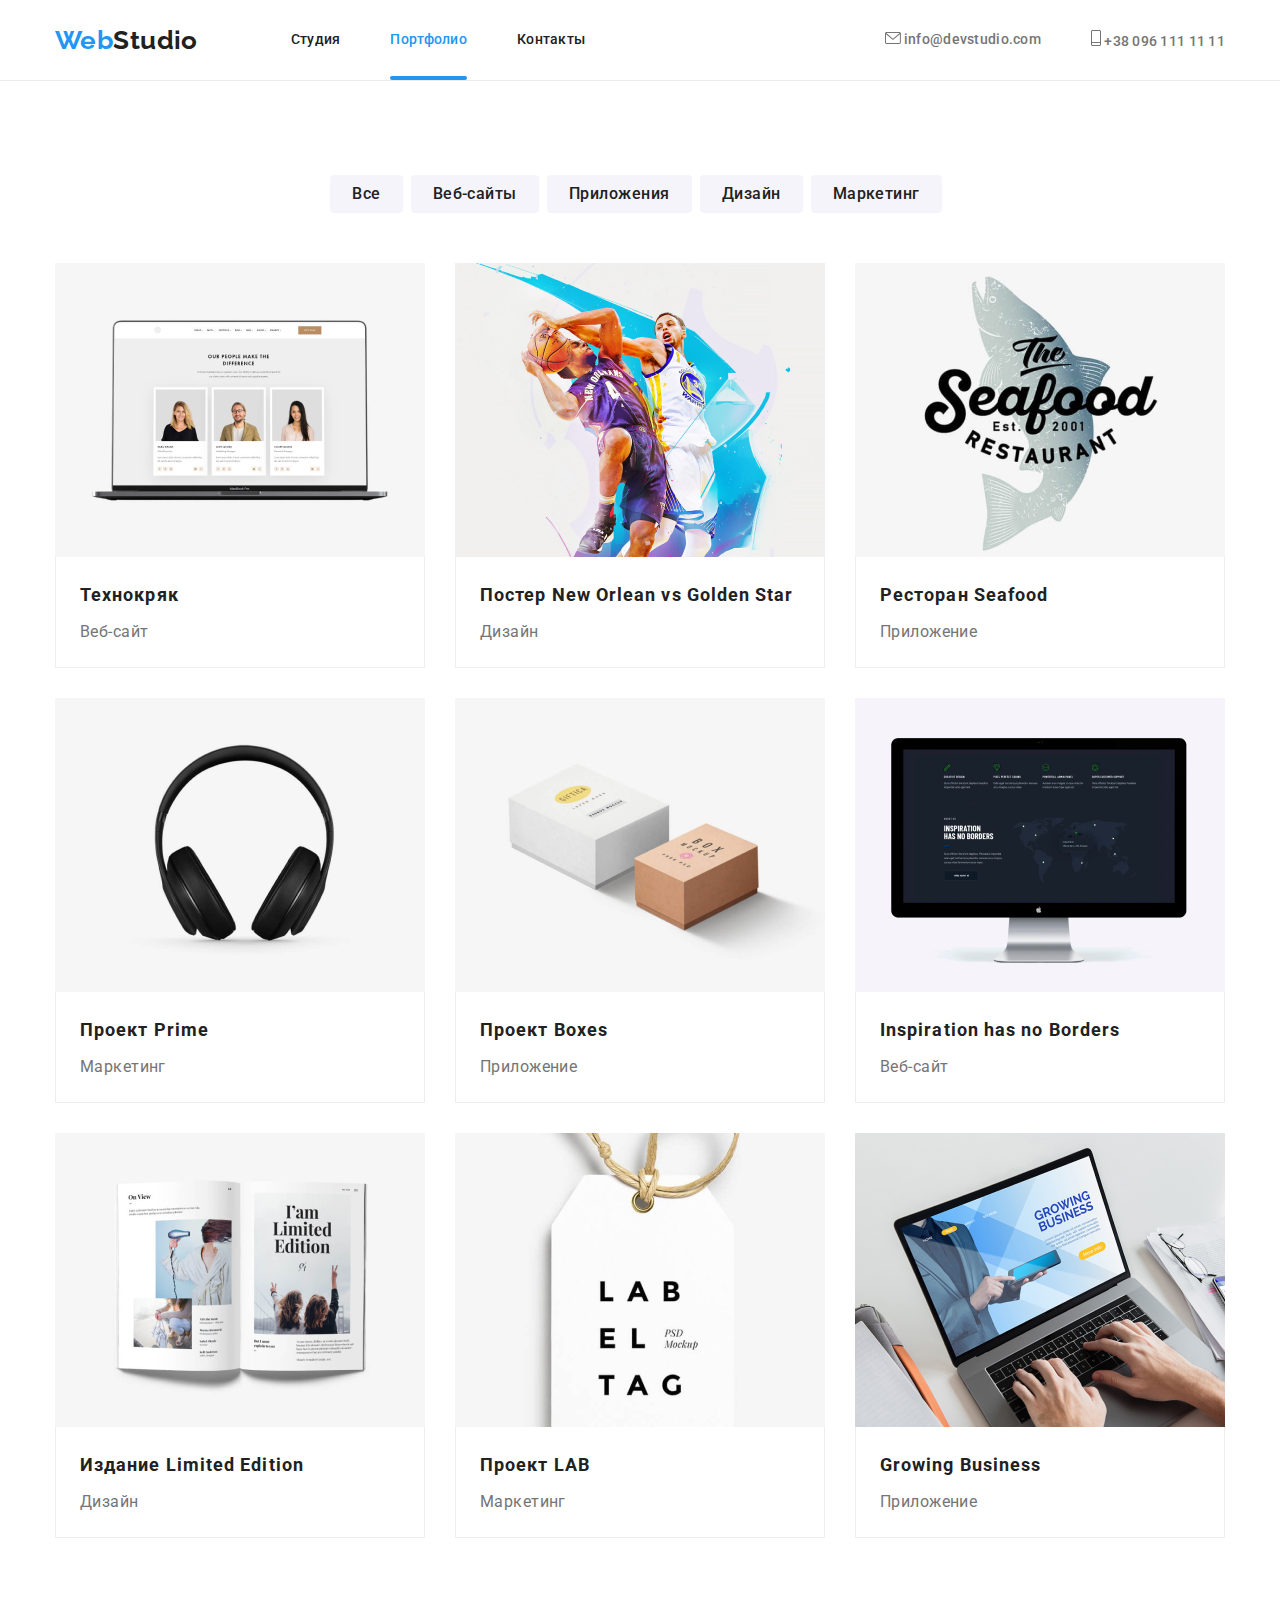
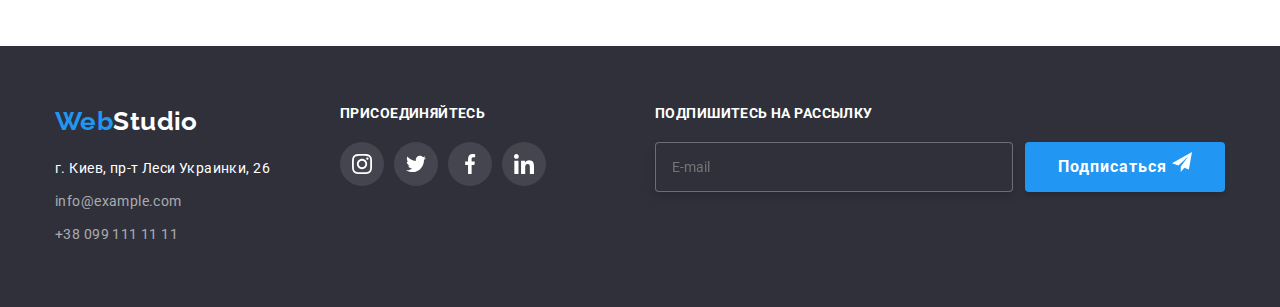
<file: portfolio.html>
<!DOCTYPE html>
<html lang="ru">

<head>
    <meta charset="UTF-8">
    <meta name="viewport" content="width=device-width, initial-scale=1.0">
    <title>Portfolio</title>
    <link rel="preconnect" href="https://fonts.gstatic.com">
    <link href="https://fonts.googleapis.com/css2?family=Raleway:wght@700&family=Roboto:wght@400;500;700;900&display=swap"
      rel="stylesheet">
    <link rel="stylesheet" href="https://cdnjs.cloudflare.com/ajax/libs/modern-normalize/1.0.0/modern-normalize.min.css">
    <link rel="stylesheet" href="./css/main.min.css">
</head>

<body>
    <!--главная навигация-->
    <header>
      <div class="container header">
      <nav class="main-nav">
          <a href="./index.html" class="logo"><span class="logo-text">Web</span>Studio</a>
          <ul class="navigation">
              <li class="navigation__item">
                  <a href="./index.html" class="navigation-link">Студия</a>
              </li>
              <li class="navigation__item">
                  <a href="./portfolio.html" class="navigation-link current">Портфолио</a>
              </li>
              <li class="navigation__item">
                  <a href="" class="navigation-link">Контакты</a>
              </li>
          </ul>
      </nav>
      <a href="mailto:info@devstudio.com" class="contacts">
          <svg class="icon-mail">
              <use href="./image/symbol-defs.svg#icon-mail"></use>
          </svg>
          info@devstudio.com</a>
      <a href="tel:380961111111" class="contacts">
          <svg class="icon-tel">
              <use href="./image/symbol-defs.svg#icon-tel"></use>
          </svg>
          +38 096 111 11 11</a>
      </div>
  </header>
    <main>
      <section class="project">
        <div class="container">
     <h1 class="filter-title visually-hidden">Наши разработки</h1>
     <!--кнопки фильтра-->
     <h2 class="filter-title visually-hidden">Фильтр</h2>
      <ul class="buttom-list">
          <li> 
            <button type="button" class="filter-buttom">Все</button>
          </li>
        <li>
            <button type="button" class="filter-buttom">Веб-сайты</button>
        </li>
        <li>
            <button type="button" class="filter-buttom">Приложения</button>
        </li>
        <li>
            <button type="button" class="filter-buttom">Дизайн</button>
        </li>
        <li>
            <button type="button" class="filter-buttom">Маркетинг</button>
        </li>
      </ul>
    <!--карточки-ссылки на проекты-->
    <div class="container-projects">
    <h2 class="filter-title visually-hidden">Проекты</h2>
      <ul class="project__card">
          <li class="project__card--item">
              <a href="" class="project__card--link">
                <div class="project__description">
                 <img src="image/tekhnokriak.jpg" alt="ноутбук с открытым сайтом" width="370" class="project__card--photo">
                <div class="project__description-overlay">
                  <p class="project__description-text">Технокряк это современная площадка распространения коронавируса. Компании используют эту платформу для цифрового
                  шпионажа и атак на защищённые сервера конкурентов.</p>
                </div>
                </div>
                <div class="project-signature">
                <h3 class="project-title">Технокряк</h3>
                <p class="project-name">Веб-сайт</p>
                </div>
                </a>
          </li>
          <li class="project__card--item">
              <a href="" class="project__card--link">
                <div class="project__description">
                <img src="image/new-orlean-vs-gs.jpg" alt="два баскетболиста" width="370" class="project__card--photo">
                <div class="project__description-overlay">
                  <p class="project__description-text">Технокряк это современная площадка распространения коронавируса. Компании используют эту
                    платформу для цифрового
                    шпионажа и атак на защищённые сервера конкурентов.</p>
                </div>
                </div>
                <div class="project-signature">
                <h3 class="project-title">Постер New Orlean vs Golden Star</h3>
                <p class="project-name">Дизайн</p>
                </div>
              </a>
          </li>
          <li class="project__card--item">
              <a href="" class="project__card--link">
                <div class="project__description">
                <img src="image/seafood.jpg" alt="логотип ресторана seafood" width="370" class="project__card--photo">
                <div class="project__description-overlay">
                  <p class="project__description-text">Технокряк это современная площадка распространения коронавируса. Компании используют эту
                    платформу для цифрового
                    шпионажа и атак на защищённые сервера конкурентов.</p>
                </div>
                </div>
                <div class="project-signature">
                <h3 class="project-title">Ресторан Seafood</h3>
                <p class="project-name">Приложение</p>
                </div>
              </a>
          </li>
          <li class="project__card--item">
              <a href="" class="project__card--link">
                <div class="project__description">
                <img src="image/prime.jpg" alt="наушники" width="370" class="project__card--photo">
                <div class="project__description-overlay">
                  <p class="project__description-text">Технокряк это современная площадка распространения коронавируса. Компании используют эту
                    платформу для цифрового
                    шпионажа и атак на защищённые сервера конкурентов.</p>
                </div>
                </div>
                <div class="project-signature">
                <h3 class="project-title">Проект Prime</h3>
                <p class="project-name">Маркетинг</p>
                </div>
              </a>
          </li>
          <li class="project__card--item">
              <a href="" class="project__card--link">
                <div class="project__description">
                <img src="image/boxes.jpg" alt="две коробки" width="370" class="project__card--photo">
                <div class="project__description-overlay">
                  <p class="project__description-text">Технокряк это современная площадка распространения коронавируса. Компании используют эту
                    платформу для цифрового
                    шпионажа и атак на защищённые сервера конкурентов.</p>
                </div>
                </div>
                <div class="project-signature">
                <h3 class="project-title">Проект Boxes</h3>
                <p class="project-name">Приложение</p>
                </div>
              </a>
          </li>
          <li class="project__card--item">
              <a href="" class="project__card--link">
                <div class="project__description">
                <img src="image/inspiration-has-o-borders.jpg" alt="монитор компьютера" width="370" class="project__card--photo">
                <div class="project__description-overlay">
                  <p class="project__description-text">Технокряк это современная площадка распространения коронавируса. Компании используют эту
                    платформу для цифрового
                    шпионажа и атак на защищённые сервера конкурентов.</p>
                </div>
                </div>
                <div class="project-signature">
                <h3 class="project-title">Inspiration has no Borders</h3>
                <p class="project-name">Веб-сайт</p>
                </div>
              </a>
          </li>
          <li class="project__card--item">
              <a href="" class="project__card--link">
                <div class="project__description">
                <img src="image/limited-edition.jpg" alt="открытаю книга" width="370" class="project__card--photo">
                <div class="project__description-overlay">
                  <p class="project__description-text">Технокряк это современная площадка распространения коронавируса. Компании используют эту
                    платформу для цифрового
                    шпионажа и атак на защищённые сервера конкурентов.</p>
                </div>
                </div>
                <div class="project-signature">
                <h3 class="project-title">Издание Limited Edition</h3>
                <p class="project-name">Дизайн</p>
                </div>
              </a>
          </li>
          <li class="project__card--item">
              <a href="" class="project__card--link">
                <div class="project__description">
                <img src="image/lab.jpg" alt="бирка" width="370" class="project__card--photo">
                <div class="project__description-overlay">
                  <p class="project__description-text">Технокряк это современная площадка распространения коронавируса. Компании используют эту
                    платформу для цифрового
                    шпионажа и атак на защищённые сервера конкурентов.</p>
                </div>
                </div>
                <div class="project-signature">
                <h3 class="project-title">Проект LAB</h3>
                <p class="project-name">Маркетинг</p>
                </div>
              </a>
          </li>
          <li class="project__card--item">
              <a href="" class="project__card--link">
                <div  class="project__description">
                <img src="image/growing-business.jpg" alt="открытый ноутбук" width="370" class="project__card--photo">
                <div class="project__description-overlay">
                  <p class="project__description-text">Технокряк это современная площадка распространения коронавируса. Компании используют эту
                    платформу для цифрового
                    шпионажа и атак на защищённые сервера конкурентов.</p>
                </div>
                </div>
                <div class="project-signature">
                <h3 class="project-title">Growing Business</h3>
                <p class="project-name">Приложение</p>
                </div>
              </a>
          </li>

      </ul>
      </div>
      </div>
      </section>
    </main>
    <!--подвал-->
    <footer class="footer">
      <div class="container">
      <div class="footer-container">
      <div class="footer__info">
      <a href="./index.html" class="logo"><span class="logo-text">Web</span>Studio</a>
      <address class="footer__info-addres">г. Киев, пр-т Леси Украинки, 26</address>
      <a href="mailto:info@example.com" class="footer__info-contacts">info@example.com</a>
      <a href="tel:380991111111" class="footer__info-contacts">+38 099 111 11 11</a>
      </div>

       <div class="join">
           <p>присоединяйтесь</p>
           <ul class="join-list">
              <li class="join-item">
                  <a href="" class="join-link">
                      <svg class="social__network-icon">
                          <use href="./image/symbol-defs.svg#icon-instagram"></use>
                      </svg>
                  </a>
              </li>
              <li class="join-item">
                  <a href="" class="join-link">
                      <svg class="social__network-icon">
                          <use href="./image/symbol-defs.svg#icon-twitter"></use>
                      </svg>
                  </a>
              </li>
              <li class="join-item">
                  <a href="" class="join-link">
                      <svg class="social__network-icon">
                          <use href="./image/symbol-defs.svg#icon-facebook"></use>
                      </svg>
                  </a>
              </li>
              <li class="join-item">
                  <a href="" class="join-link">
                      <svg class="social__network-icon">
                          <use href="./image/symbol-defs.svg#icon-linkedin"></use>
                      </svg>
                  </a>
              </li>
           </ul>
       </div>
       <div class="subscribe">
           <p class="subscribe-text">Подпишитесь на рассылку</p>
           <form class="subscribe-form">
               <input type="email" name="email" placeholder="E-mail" class="subscribe-email">
              <button class="subscribe-button">Подписаться
                          <svg class="social__network-icon">
                              <use href="./image/symbol-defs.svg#icon-telegram"></use>
                          </svg>
              </button>

           </form>

       </div>
      </div>
      </div>
  </footer>
</body>

</html>
</file>
<file: css/main.min.css>
/*! modern-normalize v1.0.0 | MIT License | https://github.com/sindresorhus/modern-normalize */*,*::before,*::after{-webkit-box-sizing:border-box;box-sizing:border-box}:root{-moz-tab-size:4;-o-tab-size:4;tab-size:4}html{line-height:1.15;-webkit-text-size-adjust:100%}body{margin:0}body{font-family:system-ui,-apple-system,"Segoe UI",Roboto,Helvetica,Arial,sans-serif,"Apple Color Emoji","Segoe UI Emoji"}hr{height:0;color:inherit}abbr[title]{-webkit-text-decoration:underline dotted;text-decoration:underline dotted}b,strong{font-weight:bolder}code,kbd,samp,pre{font-family:ui-monospace, SFMono-Regular, Consolas, 'Liberation Mono', Menlo, monospace;font-size:1em}small{font-size:80%}sub,sup{font-size:75%;line-height:0;position:relative;vertical-align:baseline}sub{bottom:-0.25em}sup{top:-0.5em}table{text-indent:0;border-color:inherit}button,input,optgroup,select,textarea{font-family:inherit;font-size:100%;line-height:1.15;margin:0}button,select{text-transform:none}button,[type='button'],[type='reset'],[type='submit']{-webkit-appearance:button}::-moz-focus-inner{border-style:none;padding:0}:-moz-focusring{outline:1px dotted ButtonText}:-moz-ui-invalid{box-shadow:none}legend{padding:0}progress{vertical-align:baseline}::-webkit-inner-spin-button,::-webkit-outer-spin-button{height:auto}[type='search']{-webkit-appearance:textfield;outline-offset:-2px}::-webkit-search-decoration{-webkit-appearance:none}::-webkit-file-upload-button{-webkit-appearance:button;font:inherit}summary{display:list-item}.hero-button,.subscribe-button,.form-submit{width:200px;height:50px;border-radius:4px;border:none;background-color:#2196f3;color:#fff;-webkit-box-shadow:0px 4px 4px rgba(0,0,0,0.15);box-shadow:0px 4px 4px rgba(0,0,0,0.15);cursor:pointer;font-weight:bold;font-size:16px;line-height:1.88;-webkit-box-align:center;-ms-flex-align:center;align-items:center;text-align:center;letter-spacing:0.06em}body{color:#757575;background-color:#fff;font-family:Roboto,sans-serif;font-style:normal;font-weight:normal;font-size:14px;line-height:1.71;letter-spacing:0.03em}.visually-hidden{position:absolute;clip:rect(0 0 0 0);width:1px;height:1px;margin:-1px}.container{width:1200px;margin:0 auto;padding:0 15px}.logo{margin-right:93px;color:#212121;font-family:Raleway,sans-serif;font-weight:bold;font-size:26px;line-height:1.19;text-decoration:none}.logo-text{color:#2196f3}.footer .logo{display:block;margin:0 0 20px;color:#fff}.header{display:-webkit-box;display:-ms-flexbox;display:flex;-webkit-box-align:center;-ms-flex-align:center;align-items:center}header{border-bottom:1px solid #ececec}.main-nav{display:-webkit-box;display:-ms-flexbox;display:flex;-webkit-box-align:center;-ms-flex-align:center;align-items:center}.navigation{padding:0;margin:margin;list-style:none;text-decoration:none;display:-webkit-box;display:-ms-flexbox;display:flex;margin:0}.navigation__item{position:relative;margin-right:50px}.navigation__item:last-child{margin:0}.navigation-link{display:block;padding:32px 0;color:#212121;font-weight:500;line-height:1.14;letter-spacing:0.02em;text-decoration:none;-webkit-transition-property:color;transition-property:color;-webkit-transition-duration:250ms;transition-duration:250ms;-webkit-transition-timing-function:cubic-bezier(0.4, 0, 0.2, 1);transition-timing-function:cubic-bezier(0.4, 0, 0.2, 1)}.navigation-link:hover,.navigation-link:focus{color:#2196f3}.navigation-link.current{color:#2196f3}.navigation-link.current::after{content:'';position:absolute;bottom:0;left:0;display:block;width:100%;height:4px;background-color:#2196f3;border-radius:2px}.contacts{margin-left:auto;color:#757575;font-weight:500;line-height:1.14;letter-spacing:0.02em;text-decoration:none;-webkit-transition-property:color;transition-property:color;-webkit-transition-duration:250ms;transition-duration:250ms;-webkit-transition-timing-function:cubic-bezier(0.4, 0, 0.2, 1);transition-timing-function:cubic-bezier(0.4, 0, 0.2, 1)}.contacts:hover,.contacts:focus{color:#2196f3}.contacts+.contacts{margin-left:50px}.icon-mail{width:16px;height:12px;fill:currentColor}.icon-tel{width:10px;height:16px;fill:currentColor}.hero{background-color:#c4c4c4;color:#fff;text-align:center}.overlay{height:600px;max-width:1600px;margin:0 auto;background-image:-webkit-gradient(linear, left top, right top, from(rgba(47,48,58,0.4)), to(rgba(47,48,58,0.4))),url(../image/hero-image-1.jpg);background-image:linear-gradient(to right, rgba(47,48,58,0.4), rgba(47,48,58,0.4)),url(../image/hero-image-1.jpg);background-position:center;background-repeat:no-repeat;background-size:cover}.hero-title{margin:0 auto 30px;padding-top:200px;width:696px;font-weight:900;font-size:44px;line-height:1.36;letter-spacing:0.06em;text-transform:uppercase}.hero-button{margin:0 auto}.feature-list{padding:0;margin:margin;list-style:none;text-decoration:none;display:-webkit-box;display:-ms-flexbox;display:flex}.feature{padding:94px 0}.feature-item{margin-right:30px}.feature-item:nth-child(4){margin-right:0}.feature-container{display:-webkit-box;display:-ms-flexbox;display:flex;-webkit-box-pack:center;-ms-flex-pack:center;justify-content:center;-webkit-box-align:center;-ms-flex-align:center;align-items:center;width:270px;height:120px;background-color:#f5f4fa;margin:0 0 30px;border-radius:4px}.feature-icon{width:70px;height:70px;background-position:center}.feature-title{margin:0 0 10px;color:#212121;font-size:14px;font-weight:bold;line-height:1.14;text-transform:uppercase}.feature-text{margin:0}.example-list{padding:0;margin:margin;list-style:none;text-decoration:none;display:-webkit-box;display:-ms-flexbox;display:flex}.example{padding-bottom:94px}.example-title{margin:0 0 50px;color:#212121;font-weight:bold;font-size:36px;line-height:1.17;text-align:center}.example-item{margin-right:30px}.example-item:nth-child(3){margin:0}.exemple-thumb{position:relative}.exemple-label{position:absolute;bottom:0;left:0;display:-webkit-box;display:-ms-flexbox;display:flex;width:100%;-webkit-box-align:center;-ms-flex-align:center;align-items:center;-webkit-box-pack:center;-ms-flex-pack:center;justify-content:center;background-color:rgba(47,48,58,0.8);height:70px}.exemple-text{margin:0;padding:0;color:#fff;font-weight:bold;line-height:1.14;text-transform:uppercase}.exemple-image{display:block}.team-list{padding:0;margin:margin;list-style:none;text-decoration:none;display:-webkit-box;display:-ms-flexbox;display:flex}.teams{background-color:#f5f4fa;padding:94px 0}.teams-title{margin:0 0 50px;color:#212121;font-weight:bold;font-size:36px;line-height:1.17;text-align:center}.employee-card{margin-right:30px;background-color:#fff;font-size:16px;line-height:1.9;text-align:center;border-radius:0 0 4px 4px;-webkit-box-shadow:0px 1px 3px rgba(0,0,0,0.12),0px 1px 1px rgba(0,0,0,0.14),0px 2px 1px rgba(0,0,0,0.2);box-shadow:0px 1px 3px rgba(0,0,0,0.12),0px 1px 1px rgba(0,0,0,0.14),0px 2px 1px rgba(0,0,0,0.2)}.employee-card:nth-child(4){margin:0}.employee-photo{display:block}.employee-name{margin:30px auto 10px;color:#212121;font-weight:500}.employee-position{margin:0 0 16px}.social__network{display:-webkit-box;display:-ms-flexbox;display:flex;-webkit-box-pack:center;-ms-flex-pack:center;justify-content:center;-webkit-box-align:center;-ms-flex-align:center;align-items:center;padding:0 0 30px;margin:0;list-style:none;text-decoration:none}.social__network-item:not(:last-child){margin-right:10px}.social__network-link{display:-webkit-box;display:-ms-flexbox;display:flex;-webkit-box-pack:center;-ms-flex-pack:center;justify-content:center;-webkit-box-align:center;-ms-flex-align:center;align-items:center;width:44px;height:44px;border-radius:50%;color:#afb1b8;-webkit-transition-property:background-color color;transition-property:background-color color;-webkit-transition-duration:250ms;transition-duration:250ms;-webkit-transition-timing-function:cubic-bezier(0.4, 0, 0.2, 1);transition-timing-function:cubic-bezier(0.4, 0, 0.2, 1)}.social__network-link:focus,.social__network-link:hover{background-color:#2196f3;color:#fff}.social__network-icon{fill:currentColor;width:20px;height:20px}.customer{padding:94px 0}.customer-title{margin:0 0 50px;color:#212121;font-weight:bold;font-size:36px;line-height:1.17;text-align:center}.customer-list{padding:0;margin:margin;list-style:none;text-decoration:none;display:-webkit-box;display:-ms-flexbox;display:flex}.customer-link{display:-webkit-box;display:-ms-flexbox;display:flex;-webkit-box-pack:center;-ms-flex-pack:center;justify-content:center;-webkit-box-align:center;-ms-flex-align:center;align-items:center;width:170px;height:90px;color:#afb1b8;border:1px solid #afb1b8;border-radius:4px;-webkit-transition-property:border color;transition-property:border color;-webkit-transition-duration:250ms;transition-duration:250ms;-webkit-transition-timing-function:cubic-bezier(0.4, 0, 0.2, 1);transition-timing-function:cubic-bezier(0.4, 0, 0.2, 1)}.customer-link:hover,.customer-link:focus{color:#2196f3;border:1px solid #2196f3}.customer-item+.customer-item{margin-left:30px}.customer-icon{fill:currentColor}.footer{background-color:#2f303a;padding:60px 0}.footer-container{display:-webkit-box;display:-ms-flexbox;display:flex}.footer__info{margin-right:70px}.footer__info-addres{margin:0 0 9px;color:#fff;font-style:normal}.footer__info-contacts{display:block;margin:0 0 9px;color:rgba(255,255,255,0.6);text-decoration:none}.footer__info-contacts:last-child{margin:0}.join{display:block;-webkit-box-align:start;-ms-flex-align:start;align-items:flex-start}.join>p{margin:0 0 20px;font-weight:700;line-height:1.14;text-transform:uppercase;color:#fff}.join-list{padding:0;margin:margin;list-style:none;text-decoration:none;display:-webkit-box;display:-ms-flexbox;display:flex}.join-link{display:-webkit-box;display:-ms-flexbox;display:flex;-webkit-box-pack:center;-ms-flex-pack:center;justify-content:center;-webkit-box-align:center;-ms-flex-align:center;align-items:center;width:44px;height:44px;border-radius:50%;background:rgba(255,255,255,0.1);color:#fff;-webkit-transition-property:background-color;transition-property:background-color;-webkit-transition-duration:250ms;transition-duration:250ms;-webkit-transition-timing-function:cubic-bezier(0.4, 0, 0.2, 1);transition-timing-function:cubic-bezier(0.4, 0, 0.2, 1)}.join-link:hover,.join-link:focus{background:#2196f3}.join-item:not(:last-child){margin-right:10px}.subscribe{width:570px;margin-left:auto}.subscribe-text{margin:0 0 20px;font-weight:700;line-height:1.14;text-transform:uppercase;color:#fff}.subscribe-form{display:-webkit-box;display:-ms-flexbox;display:flex}.subscribe-email{width:358px;height:50px;padding-top:15px;padding-bottom:15px;padding-left:16px;background-color:#2f303a;border:1px solid rgba(255,255,255,0.3);-webkit-filter:drop-shadow(0px 4px 4px rgba(0,0,0,0.15));filter:drop-shadow(0px 4px 4px rgba(0,0,0,0.15));border-radius:4px;color:#fff}.subscribe-button{margin-left:12px}.backdrop{position:fixed;left:0;top:0;width:100%;height:100%;background-color:rgba(0,0,0,0.2);-webkit-transition-property:opacity;transition-property:opacity;-webkit-transition-duration:250ms;transition-duration:250ms;-webkit-transition-timing-function:cubic-bezier(0.4, 0, 0.2, 1);transition-timing-function:cubic-bezier(0.4, 0, 0.2, 1)}.is-hidden{opacity:0;pointer-events:none}.modal{position:absolute;top:50%;left:50%;-webkit-transform:translate(-50%, -50%);transform:translate(-50%, -50%);width:528px;height:581px;background-color:#fff;-webkit-box-shadow:0px 1px 3px rgba(0,0,0,0.12),0px 1px 1px rgba(0,0,0,0.14),0px 2px 1px rgba(0,0,0,0.2);box-shadow:0px 1px 3px rgba(0,0,0,0.12),0px 1px 1px rgba(0,0,0,0.14),0px 2px 1px rgba(0,0,0,0.2);border-radius:4px}.backdrop.is-hidden .modal{-webkit-transform:translate(-50%, -50%) scale(0.7);transform:translate(-50%, -50%) scale(0.7)}.form-title{margin:40px 0 12px;padding:0;font-weight:bold;font-size:20px;line-height:1.15;text-align:center;letter-spacing:0.03em;color:#212121}.form-field{display:-webkit-box;display:-ms-flexbox;display:flex}.form-label{display:-webkit-box;display:-ms-flexbox;display:flex;-webkit-box-orient:vertical;-webkit-box-direction:normal;-ms-flex-direction:column;flex-direction:column;margin:0 41px 10px;font-size:12px;line-height:1.17;letter-spacing:0.01em}.form-container{position:relative;margin:4px 0 0}.form-imput{padding-left:42px;border:1px solid rgba(33,33,33,0.2);border-radius:4px;width:448px;height:40px;-webkit-transition-property:border;transition-property:border;-webkit-transition-duration:250ms;transition-duration:250ms;-webkit-transition-timing-function:cubic-bezier(0.4, 0, 0.2, 1);transition-timing-function:cubic-bezier(0.4, 0, 0.2, 1)}.form-imput:focus{outline:none;border-color:#2196f3;cursor:pointer}.form-icon{position:absolute;top:50%;-webkit-transform:translateY(-50%);transform:translateY(-50%);left:12px;width:18px;height:18px;-webkit-transition-property:fill;transition-property:fill;-webkit-transition-duration:250ms;transition-duration:250ms;-webkit-transition-timing-function:cubic-bezier(0.4, 0, 0.2, 1);transition-timing-function:cubic-bezier(0.4, 0, 0.2, 1)}.form-imput:focus+.form-icon{fill:#2196f3}textarea{resize:none}.form-textarea{width:448px;height:120px;padding:12px 16px;margin:4px 0 0;border:1px solid rgba(33,33,33,0.2);border-radius:4px;-webkit-transition-property:border;transition-property:border;-webkit-transition-duration:250ms;transition-duration:250ms;-webkit-transition-timing-function:cubic-bezier(0.4, 0, 0.2, 1);transition-timing-function:cubic-bezier(0.4, 0, 0.2, 1)}.form-textarea:focus{outline:none;border-color:#2196f3;cursor:pointer}.checkbox-label{display:inline-block;margin:10px 0 0}.checkbox-label::before{content:'';background-image:url("../image/checkbox.svg ");background-size:contain;margin-left:52px;width:16px;height:15px;display:inline-block;-webkit-transition-property:background-color background-image;transition-property:background-color background-image;-webkit-transition-duration:250ms;transition-duration:250ms;-webkit-transition-timing-function:cubic-bezier(0.4, 0, 0.2, 1);transition-timing-function:cubic-bezier(0.4, 0, 0.2, 1)}.old-checkbox:checked ~ .checkbox-label::before{background-color:#2196f3;background-image:url("../image/okey.svg");background-size:contain;background-origin:border-box;background-repeat:no-repeat;border-color:#2196f3;-webkit-transition-property:background-color background-image;transition-property:background-color background-image;-webkit-transition-duration:250ms;transition-duration:250ms;-webkit-transition-timing-function:cubic-bezier(0.4, 0, 0.2, 1);transition-timing-function:cubic-bezier(0.4, 0, 0.2, 1)}.condition{color:#2196f3}.form-submit{margin:30px 164px 0}.close{position:absolute;top:8px;right:8px;width:30px;height:30px;background-color:none;border-radius:50%;cursor:pointer;background:#fff;border:1px solid rgba(0,0,0,0.1);-webkit-transition-property:fill;transition-property:fill;-webkit-transition-duration:250ms;transition-duration:250ms;-webkit-transition-timing-function:cubic-bezier(0.4, 0, 0.2, 1);transition-timing-function:cubic-bezier(0.4, 0, 0.2, 1)}.close:focus,.close:hover{fill:#2196f3}.close-icon{width:11px;height:11px}.project{background-color:#fff;padding:94px 0}.filter-buttom{margin-right:8px;padding:6px 22px;color:#212121;background-color:#f5f4fa;font-weight:500;font-size:16px;line-height:1.63;text-align:center;letter-spacing:0.03em;border-radius:4px;border:none;outline:none;cursor:pointer;-webkit-transition-property:background-color color;transition-property:background-color color;-webkit-transition-duration:250ms;transition-duration:250ms;-webkit-transition-timing-function:cubic-bezier(0.4, 0, 0.2, 1);transition-timing-function:cubic-bezier(0.4, 0, 0.2, 1)}.filter-buttom:active,.filter-buttom:hover,.filter-buttom:focus{color:#fff;background-color:#2196f3;-webkit-box-shadow:0px 3px 1px rgba(0,0,0,0.1),0px 1px 2px rgba(0,0,0,0.08),0px 2px 2px rgba(0,0,0,0.12);box-shadow:0px 3px 1px rgba(0,0,0,0.1),0px 1px 2px rgba(0,0,0,0.08),0px 2px 2px rgba(0,0,0,0.12)}.buttom-list{padding:0;margin:margin;list-style:none;text-decoration:none;display:-webkit-box;display:-ms-flexbox;display:flex;-webkit-box-pack:center;-ms-flex-pack:center;justify-content:center;margin:0 0 50px}.project__card{padding:0;margin:margin;list-style:none;text-decoration:none;position:relative;display:-webkit-box;display:-ms-flexbox;display:flex;-ms-flex-wrap:wrap;flex-wrap:wrap}.project__card--item{width:calc 380px;margin-right:30px;margin-bottom:30px}.project__card--item:nth-child(3n){margin-right:0}.project__card--item:nth-last-child(-n+3){margin-bottom:0}.project__card--link{display:block;outline:none;text-decoration:none;-webkit-transition-property:-webkit-box-shadow;transition-property:-webkit-box-shadow;transition-property:box-shadow;transition-property:box-shadow, -webkit-box-shadow;-webkit-transition-duration:250ms;transition-duration:250ms;-webkit-transition-timing-function:cubic-bezier(0.4, 0, 0.2, 1);transition-timing-function:cubic-bezier(0.4, 0, 0.2, 1)}.project__card--link:hover,.project__card--link:focus{-webkit-box-shadow:0px 1px 1px rgba(0,0,0,0.12),0px 4px 4px rgba(0,0,0,0.06),1px 4px 6px rgba(0,0,0,0.16);box-shadow:0px 1px 1px rgba(0,0,0,0.12),0px 4px 4px rgba(0,0,0,0.06),1px 4px 6px rgba(0,0,0,0.16);opacity:1}.project__description{position:relative;overflow:hidden}.project__card--photo{display:block}.project__description-overlay{position:absolute;left:0;top:0;width:100%;height:100%;background-color:rgba(33,150,243,0.9);-webkit-transform:translateY(100%);transform:translateY(100%);-webkit-transition-property:-webkit-transform;transition-property:-webkit-transform;transition-property:transform;transition-property:transform, -webkit-transform;-webkit-transition-duration:250ms;transition-duration:250ms;-webkit-transition-timing-function:cubic-bezier(0.4, 0, 0.2, 1);transition-timing-function:cubic-bezier(0.4, 0, 0.2, 1)}.project__card--item:hover .project__description-overlay,.project__card--item:focus .project__description-overlay{-webkit-transform:translateY(0);transform:translateY(0)}.project__description-text{padding:63px 24px;margin:0;font-size:18px;line-height:1.56;color:#fff}.project-signature{padding:20px 24px;border-left:1px solid #eeeeee;border-right:1px solid #eeeeee;border-bottom:1px solid #eeeeee}.project-title{margin:0 0 4px;color:#212121;font-weight:bold;font-size:18px;line-height:2;letter-spacing:0.06em}.project-name{margin:0;color:#757575;font-size:16px;line-height:1.88}
/*# sourceMappingURL=main.min.css.map */
</file>
